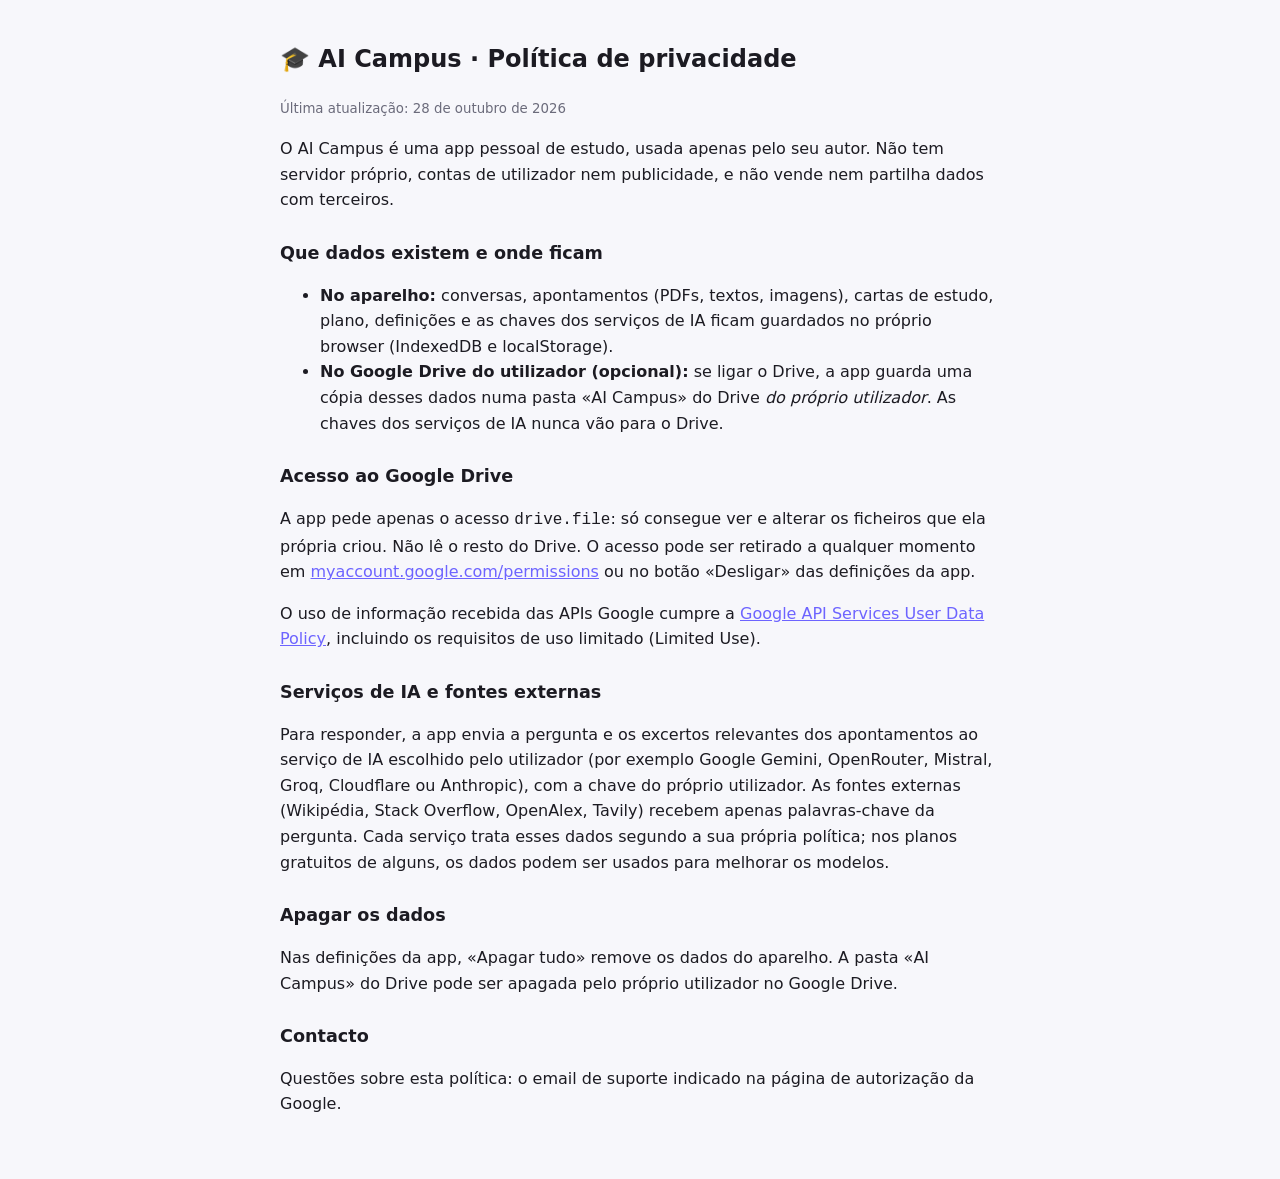
<file: privacidade.html>
<!doctype html>
<html lang="pt-PT">
<head>
<meta charset="utf-8">
<meta name="viewport" content="width=device-width, initial-scale=1">
<title>AI Campus · Política de privacidade</title>
<style>
  :root{--bg:#f7f7fb;--ink:#1c1b22;--mute:#6b6b7b}
  @media (prefers-color-scheme:dark){:root{--bg:#0f0f14;--ink:#ececf4;--mute:#9a9aae}}
  body{margin:0;background:var(--bg);color:var(--ink);font:16px/1.6 system-ui,-apple-system,"Segoe UI",Roboto,sans-serif}
  main{max-width:720px;margin:0 auto;padding:24px 16px 48px}
  h1{font-size:1.5rem}h2{font-size:1.1rem;margin-top:1.6rem}
  small{color:var(--mute)}a{color:#6d64ff}
</style>
</head>
<body>
<main>
  <h1>🎓 AI Campus · Política de privacidade</h1>
  <p><small>Última atualização: 28 de outubro de 2026</small></p>

  <p>O AI Campus é uma app pessoal de estudo, usada apenas pelo seu autor. Não tem servidor próprio, contas de utilizador
  nem publicidade, e não vende nem partilha dados com terceiros.</p>

  <h2>Que dados existem e onde ficam</h2>
  <ul>
    <li><b>No aparelho:</b> conversas, apontamentos (PDFs, textos, imagens), cartas de estudo, plano, definições e as chaves
    dos serviços de IA ficam guardados no próprio browser (IndexedDB e localStorage).</li>
    <li><b>No Google Drive do utilizador (opcional):</b> se ligar o Drive, a app guarda uma cópia desses dados numa pasta
    «AI Campus» do Drive <i>do próprio utilizador</i>. As chaves dos serviços de IA nunca vão para o Drive.</li>
  </ul>

  <h2>Acesso ao Google Drive</h2>
  <p>A app pede apenas o acesso <code>drive.file</code>: só consegue ver e alterar os ficheiros que ela própria criou.
  Não lê o resto do Drive. O acesso pode ser retirado a qualquer momento em
  <a href="https://myaccount.google.com/permissions" target="_blank" rel="noopener">myaccount.google.com/permissions</a>
  ou no botão «Desligar» das definições da app.</p>
  <p>O uso de informação recebida das APIs Google cumpre a
  <a href="https://developers.google.com/terms/api-services-user-data-policy" target="_blank" rel="noopener">Google API Services User Data Policy</a>,
  incluindo os requisitos de uso limitado (Limited Use).</p>

  <h2>Serviços de IA e fontes externas</h2>
  <p>Para responder, a app envia a pergunta e os excertos relevantes dos apontamentos ao serviço de IA escolhido pelo
  utilizador (por exemplo Google Gemini, OpenRouter, Mistral, Groq, Cloudflare ou Anthropic), com a chave do próprio
  utilizador. As fontes externas (Wikipédia, Stack Overflow, OpenAlex, Tavily) recebem apenas palavras-chave da pergunta.
  Cada serviço trata esses dados segundo a sua própria política; nos planos gratuitos de alguns, os dados podem ser
  usados para melhorar os modelos.</p>

  <h2>Apagar os dados</h2>
  <p>Nas definições da app, «Apagar tudo» remove os dados do aparelho. A pasta «AI Campus» do Drive pode ser apagada pelo
  próprio utilizador no Google Drive.</p>

  <h2>Contacto</h2>
  <p>Questões sobre esta política: o email de suporte indicado na página de autorização da Google.</p>
</main>
</body>
</html>
</file>
